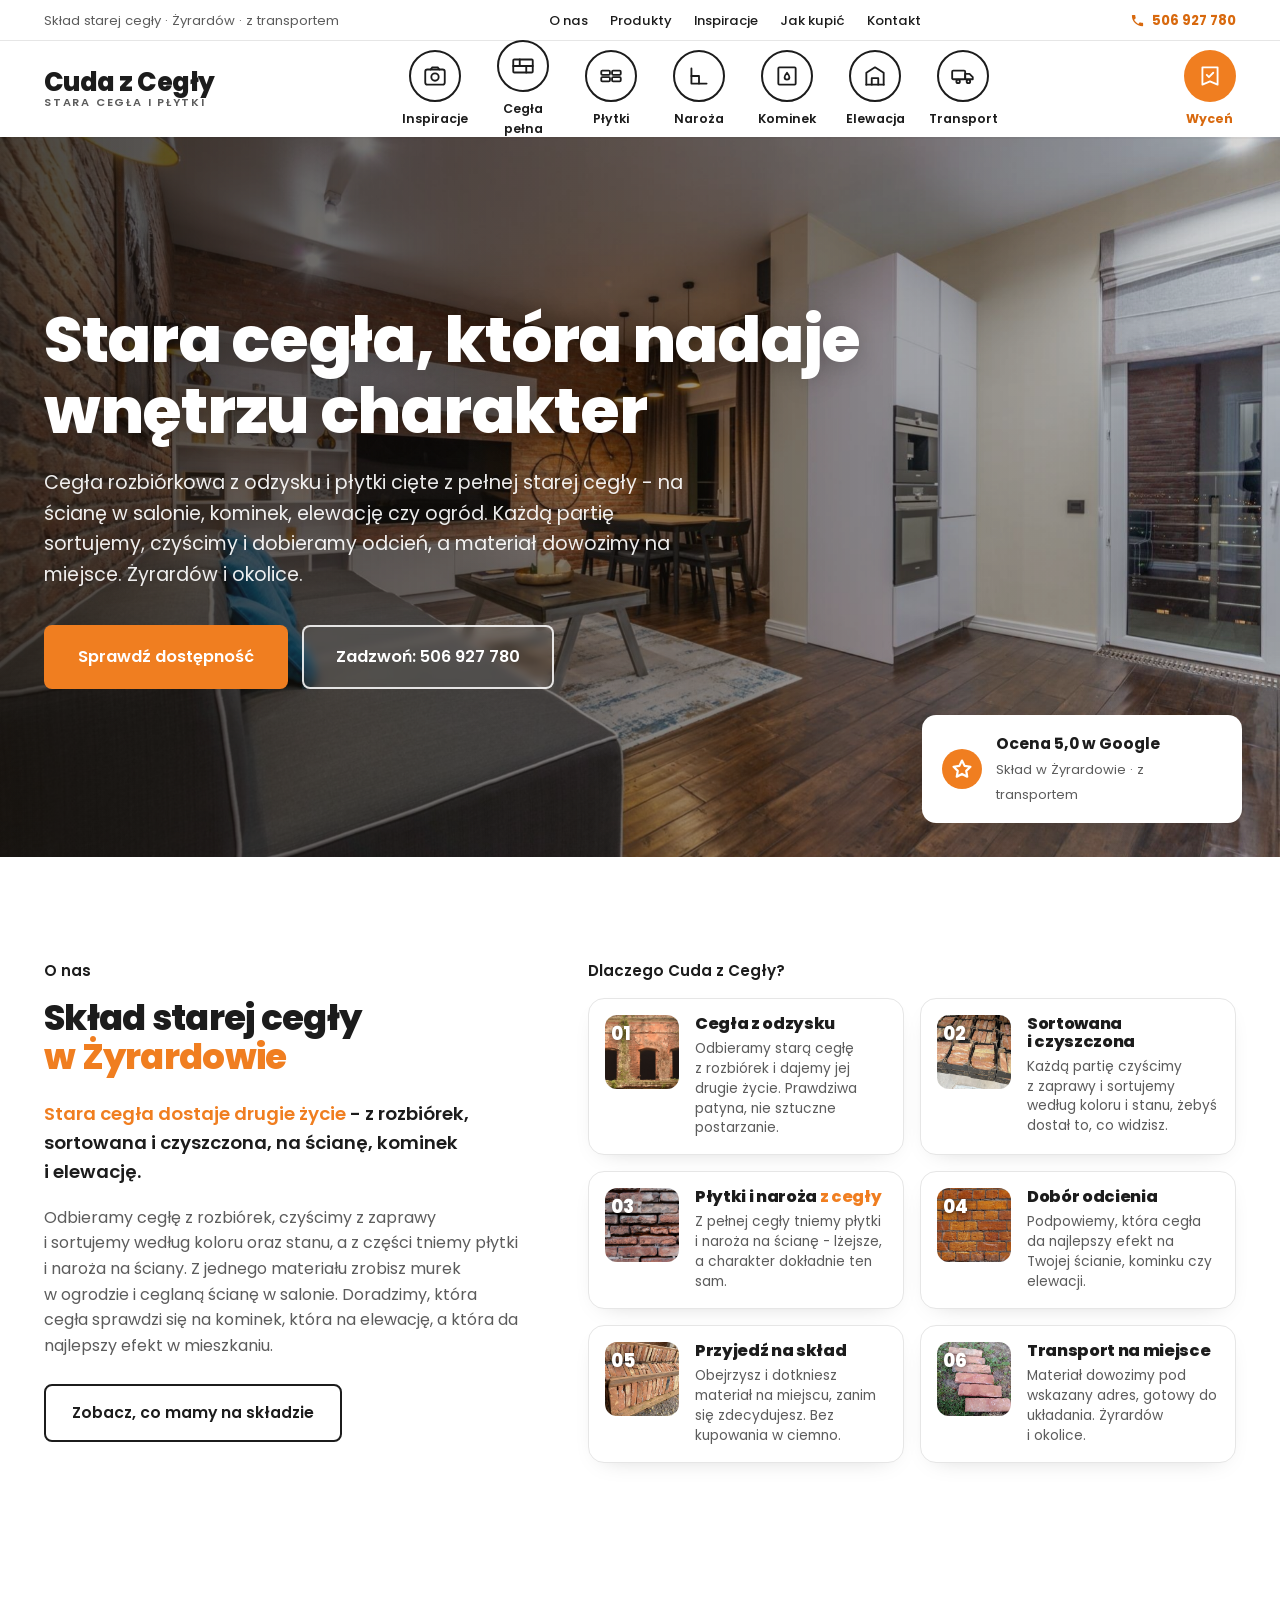
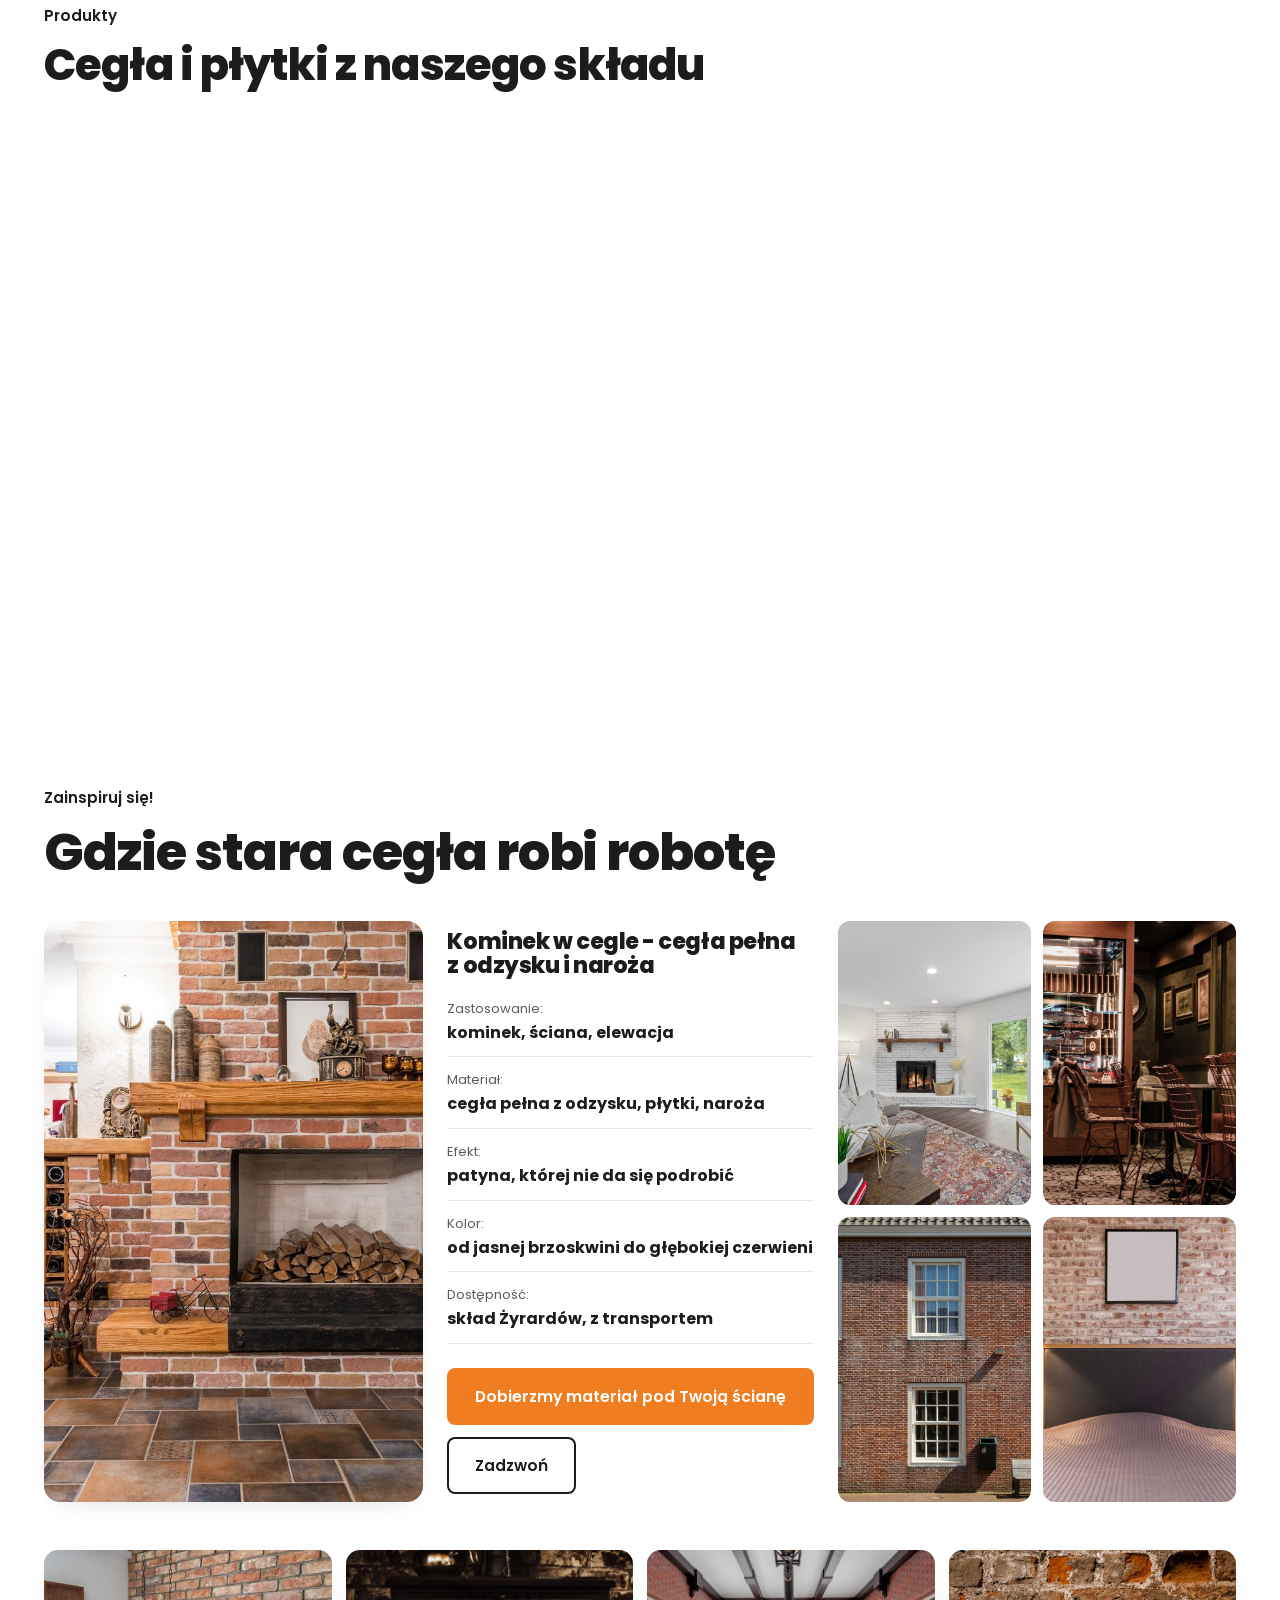
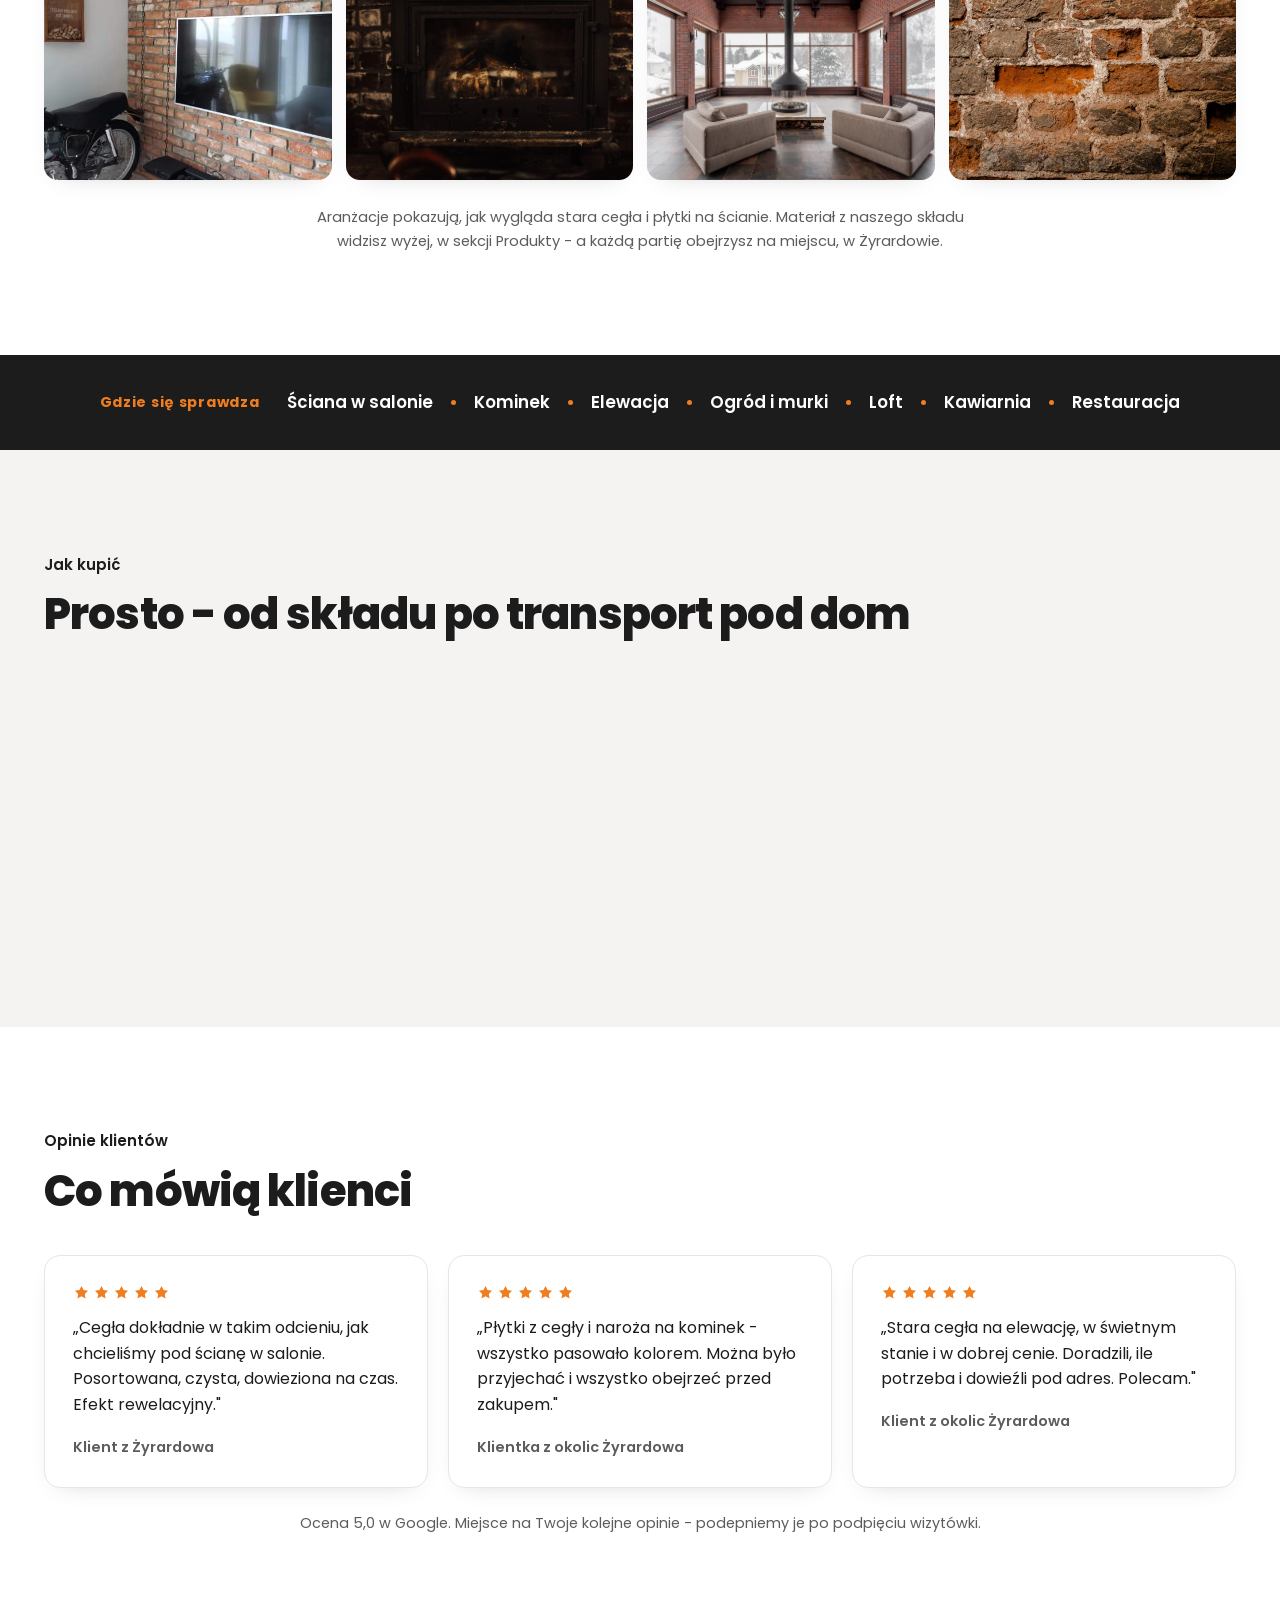
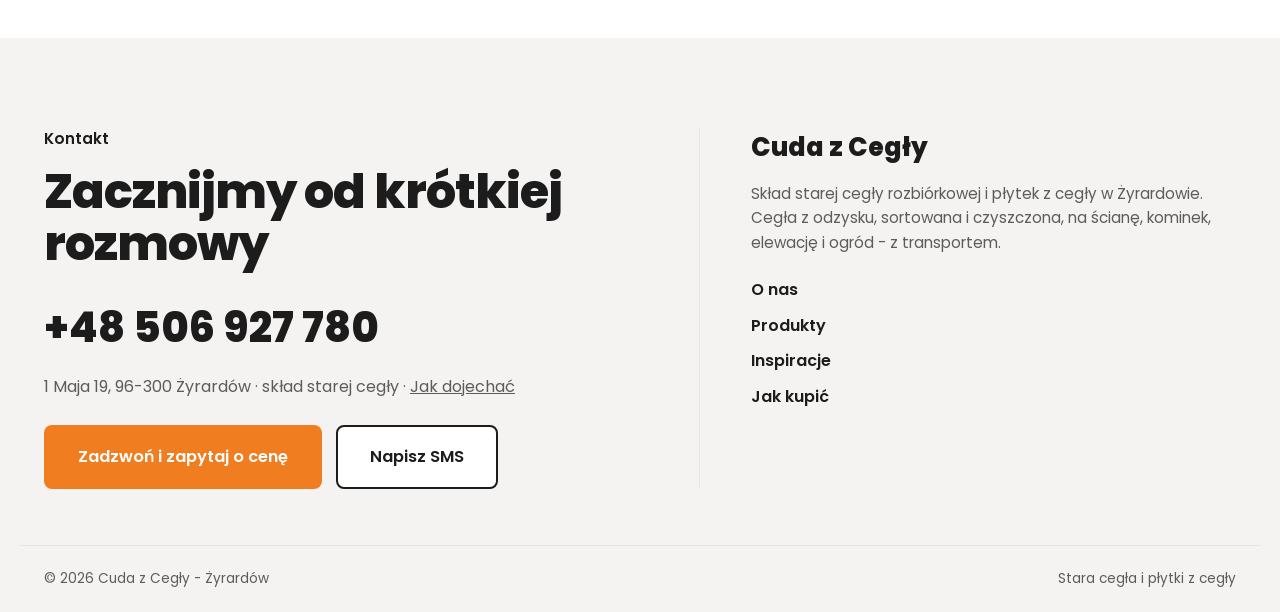
<file: index.html>
<!DOCTYPE html>
<html lang="pl">
<head>
<meta charset="UTF-8">
<meta name="viewport" content="width=device-width, initial-scale=1.0">
<title>Cuda z Cegły - stara cegła rozbiórkowa i płytki z cegły | Żyrardów</title>
<meta name="description" content="Cuda z Cegły w Żyrardowie - skład starej cegły rozbiórkowej i płytek z cegły na ściany. Cegła pełna z odzysku, płytki i naroża w wielu odcieniach, sortowane i czyszczone, z transportem. Zadzwoń: 506 927 780.">
<meta name="theme-color" content="#F07E20">
<link rel="preconnect" href="https://fonts.googleapis.com">
<link rel="preconnect" href="https://fonts.gstatic.com" crossorigin>
<link href="https://fonts.googleapis.com/css2?family=Poppins:wght@400;500;600;700;800&display=swap" rel="stylesheet">
<link rel="stylesheet" href="assets/styles.css">
</head>
<body>

<!-- ============ HEADER ============ -->
<header class="hdr" id="hdr">
  <div class="util">
    <div class="wrap util-inner">
      <span class="util-left">Skład starej cegły · Żyrardów · z transportem</span>
      <nav class="util-menu">
        <a href="#onas">O nas</a>
        <a href="#produkty">Produkty</a>
        <a href="#realizacje">Inspiracje</a>
        <a href="#proces">Jak kupić</a>
        <a href="#kontakt">Kontakt</a>
      </nav>
      <a href="tel:+48506927780" class="util-phone">
        <span class="util-phone-ic"><svg viewBox="0 0 24 24" fill="currentColor"><path d="M6.6 10.8c1.4 2.8 3.8 5.1 6.6 6.6l2.2-2.2c.3-.3.7-.4 1-.2 1.1.4 2.3.6 3.6.6.6 0 1 .4 1 1V20c0 .6-.4 1-1 1C10.5 21 3 13.5 3 4c0-.6.4-1 1-1h3.5c.6 0 1 .4 1 1 0 1.2.2 2.4.6 3.6.1.4 0 .8-.3 1l-2.2 2.2z"/></svg></span>
        506&nbsp;927&nbsp;780
      </a>
    </div>
  </div>
  <div class="wrap main-nav">
    <a class="logo" href="#top">
      <span class="lg-name">Cuda z Cegły</span>
      <span class="lg-sub">Stara cegła i płytki</span>
    </a>
    <nav class="cats" id="cats">
      <a href="#realizacje" class="cat">
        <span class="cat-ic"><svg viewBox="0 0 24 24"><rect x="3" y="6" width="18" height="14" rx="2"/><circle cx="12" cy="13" r="3.4"/><path d="M8 6l1.5-2h5L16 6"/></svg></span>
        <span class="cat-t">Inspiracje</span>
      </a>
      <a href="#produkty" class="cat">
        <span class="cat-ic"><svg viewBox="0 0 24 24"><rect x="3" y="6" width="18" height="12" rx="1"/><path d="M3 12h18"/><path d="M9 6v6"/><path d="M15 12v6"/></svg></span>
        <span class="cat-t">Cegła pełna</span>
      </a>
      <a href="#produkty" class="cat">
        <span class="cat-ic"><svg viewBox="0 0 24 24"><rect x="3" y="7" width="8" height="4" rx="1"/><rect x="13" y="7" width="8" height="4" rx="1"/><rect x="3" y="13" width="8" height="4" rx="1"/><rect x="13" y="13" width="8" height="4" rx="1"/></svg></span>
        <span class="cat-t">Płytki</span>
      </a>
      <a href="#produkty" class="cat">
        <span class="cat-ic"><svg viewBox="0 0 24 24"><path d="M5 5v14h14"/><path d="M5 12h7v7"/></svg></span>
        <span class="cat-t">Naroża</span>
      </a>
      <a href="#realizacje" class="cat">
        <span class="cat-ic"><svg viewBox="0 0 24 24"><rect x="4" y="4" width="16" height="16" rx="1"/><path d="M12 9c1.6 2 2.2 3.1 2.2 4.2a2.2 2.2 0 1 1-4.4 0C9.8 12 10.4 11 12 9z"/></svg></span>
        <span class="cat-t">Kominek</span>
      </a>
      <a href="#realizacje" class="cat">
        <span class="cat-ic"><svg viewBox="0 0 24 24"><path d="M4 20V9l8-5 8 5v11"/><path d="M4 20h16"/><path d="M9 20v-6h6v6"/></svg></span>
        <span class="cat-t">Elewacja</span>
      </a>
      <a href="#kontakt" class="cat">
        <span class="cat-ic"><svg viewBox="0 0 24 24"><rect x="2" y="7" width="12" height="8" rx="1"/><path d="M14 10h4l3 3v2h-7z"/><circle cx="7.5" cy="17" r="1.6"/><circle cx="17" cy="17" r="1.6"/></svg></span>
        <span class="cat-t">Transport</span>
      </a>
    </nav>
    <a href="#kontakt" class="search">
      <span class="search-ic"><svg viewBox="0 0 24 24"><path d="M9 11l2 2 4-4M5 4h14v16l-7-3-7 3z"/></svg></span>
      <span class="search-t">Wyceń</span>
    </a>
    <button class="burger" id="burger" aria-label="Menu"><span></span><span></span><span></span></button>
  </div>
  <nav class="drawer" id="drawer">
    <a href="#onas">O nas</a>
    <a href="#produkty">Produkty</a>
    <a href="#realizacje">Inspiracje</a>
    <a href="#proces">Jak kupić</a>
    <a href="#kontakt">Kontakt</a>
    <a href="tel:+48506927780" class="btn btn-accent">Zadzwoń: 506 927 780</a>
  </nav>
</header>

<a id="top"></a>

<!-- ============ HERO ============ -->
<section class="hero">
  <div class="hero-bg">
    <img src="img/hero.jpg" alt="Ceglana ściana w salonie ze starej cegły - efekt z materiału ze składu Cuda z Cegły">
    <div class="hero-scrim"></div>
  </div>
  <div class="wrap hero-inner">
    <h1 class="reveal">Stara cegła, która nadaje wnętrzu charakter</h1>
    <p class="hero-sub reveal">Cegła rozbiórkowa z&nbsp;odzysku i&nbsp;płytki cięte z&nbsp;pełnej starej cegły - na ścianę w&nbsp;salonie, kominek, elewację czy ogród. Każdą partię sortujemy, czyścimy i&nbsp;dobieramy odcień, a&nbsp;materiał dowozimy na miejsce. Żyrardów i&nbsp;okolice.</p>
    <div class="hero-btns reveal">
      <a href="#kontakt" class="btn btn-accent btn-lg">Sprawdź dostępność</a>
      <a href="tel:+48506927780" class="btn btn-hero-ghost btn-lg">Zadzwoń: 506&nbsp;927&nbsp;780</a>
    </div>
  </div>
  <div class="hero-badge reveal">
    <span class="hb-ic"><svg viewBox="0 0 24 24" fill="#fff" stroke="none"><path d="M12 2.8l2.85 5.8 6.4.93-4.63 4.5 1.1 6.37L12 17.4l-5.72 3 1.1-6.37L2.75 9.53l6.4-.93L12 2.8Z"/></svg></span>
    <div>
      <strong>Ocena 5,0 w&nbsp;Google</strong>
      <span>Skład w Żyrardowie · z transportem</span>
    </div>
  </div>
</section>

<!-- ============ O NAS + DLACZEGO MY ============ -->
<section class="about-why" id="onas">
  <div class="wrap aw-grid">
    <div class="aw-left reveal">
      <span class="label">O nas</span>
      <h2>Skład starej cegły <span class="hl">w&nbsp;Żyrardowie</span></h2>
      <p class="claim"><span class="hl">Stara cegła dostaje drugie życie</span> - z&nbsp;rozbiórek, sortowana i&nbsp;czyszczona, na ścianę, kominek i&nbsp;elewację.</p>
      <p class="aw-p">Odbieramy cegłę z&nbsp;rozbiórek, czyścimy z&nbsp;zaprawy i&nbsp;sortujemy według koloru oraz stanu, a&nbsp;z&nbsp;części tniemy płytki i&nbsp;naroża na ściany. Z&nbsp;jednego materiału zrobisz murek w&nbsp;ogrodzie i&nbsp;ceglaną ścianę w&nbsp;salonie. Doradzimy, która cegła sprawdzi się na kominek, która na elewację, a&nbsp;która da najlepszy efekt w&nbsp;mieszkaniu.</p>
      <a href="#produkty" class="btn btn-outline">Zobacz, co mamy na składzie</a>
    </div>
    <div class="aw-right">
      <span class="label reveal">Dlaczego Cuda z&nbsp;Cegły?</span>
      <div class="why-grid">
        <article class="why reveal"><div class="why-thumb"><img src="img/a5.jpg" alt="" loading="lazy"><span class="why-n">01</span></div><div class="why-tx"><h3>Cegła z&nbsp;odzysku</h3><p>Odbieramy starą cegłę z&nbsp;rozbiórek i&nbsp;dajemy jej drugie życie. Prawdziwa patyna, nie sztuczne postarzanie.</p></div></article>
        <article class="why reveal"><div class="why-thumb"><img src="img/g2.jpg" alt="" loading="lazy"><span class="why-n">02</span></div><div class="why-tx"><h3>Sortowana i&nbsp;czyszczona</h3><p>Każdą partię czyścimy z&nbsp;zaprawy i&nbsp;sortujemy według koloru i&nbsp;stanu, żebyś dostał to, co widzisz.</p></div></article>
        <article class="why reveal"><div class="why-thumb"><img src="img/a6.jpg" alt="" loading="lazy"><span class="why-n">03</span></div><div class="why-tx"><h3>Płytki i&nbsp;naroża <span class="hl">z&nbsp;cegły</span></h3><p>Z&nbsp;pełnej cegły tniemy płytki i&nbsp;naroża na ścianę - lżejsze, a&nbsp;charakter dokładnie ten sam.</p></div></article>
        <article class="why reveal"><div class="why-thumb"><img src="img/a7.jpg" alt="" loading="lazy"><span class="why-n">04</span></div><div class="why-tx"><h3>Dobór odcienia</h3><p>Podpowiemy, która cegła da najlepszy efekt na Twojej ścianie, kominku czy elewacji.</p></div></article>
        <article class="why reveal"><div class="why-thumb"><img src="img/about.jpg" alt="" loading="lazy"><span class="why-n">05</span></div><div class="why-tx"><h3>Przyjedź na&nbsp;skład</h3><p>Obejrzysz i&nbsp;dotkniesz materiał na miejscu, zanim się zdecydujesz. Bez kupowania w&nbsp;ciemno.</p></div></article>
        <article class="why reveal"><div class="why-thumb"><img src="img/g4.jpg" alt="" loading="lazy"><span class="why-n">06</span></div><div class="why-tx"><h3>Transport na&nbsp;miejsce</h3><p>Materiał dowozimy pod wskazany adres, gotowy do układania. Żyrardów i&nbsp;okolice.</p></div></article>
      </div>
    </div>
  </div>
</section>

<!-- ============ KATEGORIE / KAFLE ============ -->
<section class="tiles-sec">
  <div class="wrap">
    <span class="label">Produkty</span>
    <h2 class="tiles-h">Cegła i&nbsp;płytki z&nbsp;naszego składu</h2>
  </div>
  <div class="tiles" id="produkty">
    <a href="#kontakt" class="tile reveal"><img src="img/g5.jpg" alt="Cegła rozbiórkowa pełna na palecie - skład Żyrardów" loading="lazy"><span class="tile-scrim"></span><span class="tile-t">Cegła rozbiórkowa</span><span class="tile-arr"><svg viewBox="0 0 24 24"><path d="M7 7h10v10"/><path d="M7 17L17 7"/></svg></span></a>
    <a href="#kontakt" class="tile reveal"><img src="img/g1.jpg" alt="Płytki cięte ze starej cegły pełnej" loading="lazy"><span class="tile-scrim"></span><span class="tile-t">Płytki z&nbsp;cegły</span><span class="tile-arr"><svg viewBox="0 0 24 24"><path d="M7 7h10v10"/><path d="M7 17L17 7"/></svg></span></a>
    <a href="#kontakt" class="tile reveal"><img src="img/g3.jpg" alt="Naroża z cegły rozbiórkowej" loading="lazy"><span class="tile-scrim"></span><span class="tile-t">Naroża</span><span class="tile-arr"><svg viewBox="0 0 24 24"><path d="M7 7h10v10"/><path d="M7 17L17 7"/></svg></span></a>
    <a href="#realizacje" class="tile reveal"><img src="img/g7.jpg" alt="Ściana ze starej cegły rozbiórkowej we wnętrzu" loading="lazy"><span class="tile-scrim"></span><span class="tile-t">Ściana z&nbsp;cegły</span><span class="tile-arr"><svg viewBox="0 0 24 24"><path d="M7 7h10v10"/><path d="M7 17L17 7"/></svg></span></a>
    <a href="#kontakt" class="tile reveal"><img src="img/a4.jpg" alt="Mur i elewacja ze starej cegły" loading="lazy"><span class="tile-scrim"></span><span class="tile-t">Elewacja i&nbsp;ogród</span><span class="tile-arr"><svg viewBox="0 0 24 24"><path d="M7 7h10v10"/><path d="M7 17L17 7"/></svg></span></a>
    <a href="#kontakt" class="tile reveal"><img src="img/g8.jpg" alt="Odcienie starej cegły - detal" loading="lazy"><span class="tile-scrim"></span><span class="tile-t">Odcienie cegły</span><span class="tile-arr"><svg viewBox="0 0 24 24"><path d="M7 7h10v10"/><path d="M7 17L17 7"/></svg></span></a>
  </div>
</section>

<!-- ============ INSPIRACJE ============ -->
<section class="insp" id="realizacje">
  <div class="wrap">
    <span class="label">Zainspiruj się!</span>
    <h2 class="insp-h">Gdzie stara cegła robi robotę</h2>
    <div class="realiz reveal">
      <div class="realiz-main"><img src="img/a2.jpg" alt="Kominek obłożony starą cegłą rozbiórkową" loading="lazy"></div>
      <div class="realiz-info">
        <h3>Kominek w&nbsp;cegle - cegła pełna z&nbsp;odzysku i&nbsp;naroża</h3>
        <ul class="specs">
          <li><span>Zastosowanie:</span><strong>kominek, ściana, elewacja</strong></li>
          <li><span>Materiał:</span><strong>cegła pełna z odzysku, płytki, naroża</strong></li>
          <li><span>Efekt:</span><strong>patyna, której nie da się podrobić</strong></li>
          <li><span>Kolor:</span><strong>od jasnej brzoskwini do głębokiej czerwieni</strong></li>
          <li><span>Dostępność:</span><strong>skład Żyrardów, z transportem</strong></li>
        </ul>
        <div class="realiz-btns">
          <a href="#kontakt" class="btn btn-accent">Dobierzmy materiał pod Twoją ścianę</a>
          <a href="tel:+48506927780" class="btn btn-outline">Zadzwoń</a>
        </div>
      </div>
      <div class="realiz-grid">
        <img src="img/a10.jpg" alt="Jasny salon z kominkiem z cegły" loading="lazy">
        <img src="img/a3.jpg" alt="Ceglana ściana w lokalu gastronomicznym" loading="lazy">
        <img src="img/a8.jpg" alt="Elewacja z cegły licowej" loading="lazy">
        <img src="img/a1.jpg" alt="Ceglana ściana w pokoju z płytek ciętych z cegły" loading="lazy">
      </div>
    </div>
    <div class="gallery">
      <figure class="reveal"><img src="img/g6.jpg" alt="Ceglana ściana w salonie u klienta - materiał z naszego składu" loading="lazy"><figcaption>Realizacja u&nbsp;klienta</figcaption></figure>
      <figure class="reveal"><img src="img/a9.jpg" alt="Wkład kominkowy w obudowie z cegły" loading="lazy"><figcaption>Kominek w&nbsp;cegle</figcaption></figure>
      <figure class="reveal"><img src="img/a12.jpg" alt="Przestrzeń dzienna z ceglanym kominem" loading="lazy"><figcaption>Przestrzeń dzienna</figcaption></figure>
      <figure class="reveal"><img src="img/a11.jpg" alt="Stary mur z cegły rozbiórkowej z bliska" loading="lazy"><figcaption>Stary mur z&nbsp;bliska</figcaption></figure>
    </div>
    <p class="gallery-note">Aranżacje pokazują, jak wygląda stara cegła i&nbsp;płytki na ścianie. Materiał z&nbsp;naszego składu widzisz wyżej, w&nbsp;sekcji Produkty - a&nbsp;każdą partię obejrzysz na miejscu, w&nbsp;Żyrardowie.</p>
  </div>
</section>

<!-- ============ ZASTOSOWANIA BAND ============ -->
<section class="materials">
  <div class="wrap mat-inner">
    <span class="mat-label">Gdzie się sprawdza</span>
    <div class="mat-list">
      <span>Ściana w salonie</span><i></i><span>Kominek</span><i></i><span>Elewacja</span><i></i><span>Ogród i murki</span><i></i><span>Loft</span><i></i><span>Kawiarnia</span><i></i><span>Restauracja</span>
    </div>
  </div>
</section>

<!-- ============ PROCES ============ -->
<section class="proces" id="proces">
  <div class="wrap">
    <span class="label">Jak kupić</span>
    <h2 class="proces-h">Prosto - od składu po transport pod dom</h2>
    <div class="steps">
      <div class="step reveal"><span class="step-n">01</span><h3>Przyjedź lub&nbsp;zadzwoń</h3><p>Obejrzysz materiał na składzie albo opowiesz przez telefon, co planujesz. Powiemy, co się sprawdzi.</p></div>
      <div class="step reveal"><span class="step-n">02</span><h3>Dobór i&nbsp;wycena</h3><p>Dobieramy odcień i&nbsp;ilość pod Twój projekt - ścianę, kominek czy elewację - i&nbsp;podajemy jasną cenę.</p></div>
      <div class="step reveal"><span class="step-n">03</span><h3>Transport na&nbsp;miejsce</h3><p>Dowozimy pod wskazany adres, posortowane i&nbsp;gotowe do układania.</p></div>
    </div>
  </div>
</section>

<!-- ============ OPINIE ============ -->
<section class="opinie">
  <div class="wrap">
    <span class="label">Opinie klientów</span>
    <h2 class="opinie-h">Co mówią klienci</h2>
    <div class="ops">
      <blockquote class="op reveal"><div class="stars" aria-label="5 na 5"><svg viewBox="0 0 24 24"><path d="M12 2.8l2.85 5.8 6.4.93-4.63 4.5 1.1 6.37L12 17.4l-5.72 3 1.1-6.37L2.75 9.53l6.4-.93L12 2.8Z"/></svg><svg viewBox="0 0 24 24"><path d="M12 2.8l2.85 5.8 6.4.93-4.63 4.5 1.1 6.37L12 17.4l-5.72 3 1.1-6.37L2.75 9.53l6.4-.93L12 2.8Z"/></svg><svg viewBox="0 0 24 24"><path d="M12 2.8l2.85 5.8 6.4.93-4.63 4.5 1.1 6.37L12 17.4l-5.72 3 1.1-6.37L2.75 9.53l6.4-.93L12 2.8Z"/></svg><svg viewBox="0 0 24 24"><path d="M12 2.8l2.85 5.8 6.4.93-4.63 4.5 1.1 6.37L12 17.4l-5.72 3 1.1-6.37L2.75 9.53l6.4-.93L12 2.8Z"/></svg><svg viewBox="0 0 24 24"><path d="M12 2.8l2.85 5.8 6.4.93-4.63 4.5 1.1 6.37L12 17.4l-5.72 3 1.1-6.37L2.75 9.53l6.4-.93L12 2.8Z"/></svg></div><p>„Cegła dokładnie w&nbsp;takim odcieniu, jak chcieliśmy pod ścianę w&nbsp;salonie. Posortowana, czysta, dowieziona na czas. Efekt rewelacyjny."</p><cite>Klient z&nbsp;Żyrardowa</cite></blockquote>
      <blockquote class="op reveal"><div class="stars" aria-label="5 na 5"><svg viewBox="0 0 24 24"><path d="M12 2.8l2.85 5.8 6.4.93-4.63 4.5 1.1 6.37L12 17.4l-5.72 3 1.1-6.37L2.75 9.53l6.4-.93L12 2.8Z"/></svg><svg viewBox="0 0 24 24"><path d="M12 2.8l2.85 5.8 6.4.93-4.63 4.5 1.1 6.37L12 17.4l-5.72 3 1.1-6.37L2.75 9.53l6.4-.93L12 2.8Z"/></svg><svg viewBox="0 0 24 24"><path d="M12 2.8l2.85 5.8 6.4.93-4.63 4.5 1.1 6.37L12 17.4l-5.72 3 1.1-6.37L2.75 9.53l6.4-.93L12 2.8Z"/></svg><svg viewBox="0 0 24 24"><path d="M12 2.8l2.85 5.8 6.4.93-4.63 4.5 1.1 6.37L12 17.4l-5.72 3 1.1-6.37L2.75 9.53l6.4-.93L12 2.8Z"/></svg><svg viewBox="0 0 24 24"><path d="M12 2.8l2.85 5.8 6.4.93-4.63 4.5 1.1 6.37L12 17.4l-5.72 3 1.1-6.37L2.75 9.53l6.4-.93L12 2.8Z"/></svg></div><p>„Płytki z&nbsp;cegły i&nbsp;naroża na kominek - wszystko pasowało kolorem. Można było przyjechać i&nbsp;wszystko obejrzeć przed zakupem."</p><cite>Klientka z&nbsp;okolic Żyrardowa</cite></blockquote>
      <blockquote class="op reveal"><div class="stars" aria-label="5 na 5"><svg viewBox="0 0 24 24"><path d="M12 2.8l2.85 5.8 6.4.93-4.63 4.5 1.1 6.37L12 17.4l-5.72 3 1.1-6.37L2.75 9.53l6.4-.93L12 2.8Z"/></svg><svg viewBox="0 0 24 24"><path d="M12 2.8l2.85 5.8 6.4.93-4.63 4.5 1.1 6.37L12 17.4l-5.72 3 1.1-6.37L2.75 9.53l6.4-.93L12 2.8Z"/></svg><svg viewBox="0 0 24 24"><path d="M12 2.8l2.85 5.8 6.4.93-4.63 4.5 1.1 6.37L12 17.4l-5.72 3 1.1-6.37L2.75 9.53l6.4-.93L12 2.8Z"/></svg><svg viewBox="0 0 24 24"><path d="M12 2.8l2.85 5.8 6.4.93-4.63 4.5 1.1 6.37L12 17.4l-5.72 3 1.1-6.37L2.75 9.53l6.4-.93L12 2.8Z"/></svg><svg viewBox="0 0 24 24"><path d="M12 2.8l2.85 5.8 6.4.93-4.63 4.5 1.1 6.37L12 17.4l-5.72 3 1.1-6.37L2.75 9.53l6.4-.93L12 2.8Z"/></svg></div><p>„Stara cegła na elewację, w&nbsp;świetnym stanie i&nbsp;w&nbsp;dobrej cenie. Doradzili, ile potrzeba i&nbsp;dowieźli pod adres. Polecam."</p><cite>Klient z&nbsp;okolic Żyrardowa</cite></blockquote>
    </div>
    <p class="op-note">Ocena 5,0 w&nbsp;Google. Miejsce na Twoje kolejne opinie - podepniemy je po podpięciu wizytówki.</p>
  </div>
</section>

<!-- ============ KONTAKT / STOPKA ============ -->
<section class="foot" id="kontakt">
  <div class="wrap foot-top">
    <div class="foot-contact">
      <span class="label label-dark">Kontakt</span>
      <h2>Zacznijmy od krótkiej rozmowy</h2>
      <a href="tel:+48506927780" class="foot-phone">+48 506 927 780</a>
      <p class="foot-adr">1 Maja 19, 96-300 Żyrardów · skład starej cegły · <a href="https://www.google.com/maps?cid=6894654495016075933" target="_blank" rel="noopener" style="color:inherit;text-decoration:underline">Jak dojechać</a></p>
      <div class="foot-btns">
        <a href="tel:+48506927780" class="btn btn-accent btn-lg">Zadzwoń i&nbsp;zapytaj o&nbsp;cenę</a>
        <a href="sms:+48506927780" class="btn btn-outline btn-lg">Napisz SMS</a>
      </div>
    </div>
    <div class="foot-side">
      <div class="foot-logo">Cuda z&nbsp;Cegły</div>
      <p>Skład starej cegły rozbiórkowej i&nbsp;płytek z&nbsp;cegły w&nbsp;Żyrardowie. Cegła z&nbsp;odzysku, sortowana i&nbsp;czyszczona, na ścianę, kominek, elewację i&nbsp;ogród - z&nbsp;transportem.</p>
      <div class="foot-links">
        <a href="#onas">O nas</a>
        <a href="#produkty">Produkty</a>
        <a href="#realizacje">Inspiracje</a>
        <a href="#proces">Jak kupić</a>
      </div>
    </div>
  </div>
  <div class="wrap foot-bot">
    <span>© 2026 Cuda z Cegły - Żyrardów</span>
    <span>Stara cegła i&nbsp;płytki z&nbsp;cegły</span>
  </div>
</section>

<a href="tel:+48506927780" class="fab" aria-label="Zadzwoń">
  <svg viewBox="0 0 24 24" fill="currentColor"><path d="M6.6 10.8c1.4 2.8 3.8 5.1 6.6 6.6l2.2-2.2c.3-.3.7-.4 1-.2 1.1.4 2.3.6 3.6.6.6 0 1 .4 1 1V20c0 .6-.4 1-1 1C10.5 21 3 13.5 3 4c0-.6.4-1 1-1h3.5c.6 0 1 .4 1 1 0 1.2.2 2.4.6 3.6.1.4 0 .8-.3 1l-2.2 2.2z"/></svg>
</a>

<script src="assets/main.js"></script>
</body>
</html>
</file>
<file: assets/styles.css>
/* ===== CUDA Z CEGŁY - skład starej cegły (restyle premium one-pager) ===== */
:root{
  --accent:#F07E20;
  --accent-dark:#D8690E;
  --ink:#1C1C1C;
  --muted:#5C5C5C;
  --line:#E6E6E6;
  --bg:#FFFFFF;
  --soft:#F4F3F1;
  --shadow:0 20px 50px -28px rgba(0,0,0,.28);
  --shadow-sm:0 8px 24px -16px rgba(0,0,0,.25);
  --wrap:1240px;
  --font:"Poppins",system-ui,-apple-system,sans-serif;
}
*{box-sizing:border-box;margin:0;padding:0}
html{scroll-behavior:smooth}
body{font-family:var(--font);color:var(--ink);background:var(--bg);line-height:1.6;-webkit-font-smoothing:antialiased;overflow-x:hidden}
img{max-width:100%;display:block}
a{color:inherit;text-decoration:none}
.wrap{width:100%;max-width:var(--wrap);margin:0 auto;padding:0 24px}
h1,h2,h3{line-height:1.1;letter-spacing:-.02em;font-weight:800}
h2{font-size:clamp(1.9rem,3.8vw,3rem)}
.hl{color:var(--accent)}
.label{display:block;font-size:.95rem;font-weight:600;color:var(--ink);margin-bottom:14px}
.label-dark{color:var(--ink)}

/* buttons */
.btn{display:inline-flex;align-items:center;justify-content:center;gap:.5em;font-weight:600;font-size:.98rem;padding:14px 26px;border-radius:8px;border:2px solid transparent;cursor:pointer;transition:background .2s,color .2s,border-color .2s,transform .2s;white-space:nowrap}
.btn-lg{padding:17px 32px;font-size:1.02rem}
.btn-accent{background:var(--accent);color:#fff}
.btn-accent:hover{background:var(--accent-dark);transform:translateY(-2px)}
.btn-outline{background:#fff;color:var(--ink);border-color:var(--ink)}
.btn-outline:hover{background:var(--ink);color:#fff}
.btn-hero-ghost{background:rgba(255,255,255,.08);color:#fff;border-color:rgba(255,255,255,.85);backdrop-filter:blur(4px)}
.btn-hero-ghost:hover{background:#fff;color:var(--ink)}

/* ===== HEADER ===== */
.hdr{position:sticky;top:0;z-index:80;background:#fff;box-shadow:0 2px 0 rgba(0,0,0,.03)}
.hdr.scrolled{box-shadow:0 6px 22px -16px rgba(0,0,0,.4)}
.util{border-bottom:1px solid var(--line);font-size:.82rem}
.util-inner{display:flex;align-items:center;justify-content:space-between;height:40px}
.util-left{color:var(--muted)}
.util-menu{display:flex;gap:22px}
.util-menu a{color:var(--ink);font-weight:500;transition:color .2s}
.util-menu a:hover{color:var(--accent)}
.util-phone{display:inline-flex;align-items:center;gap:7px;font-weight:700;color:var(--accent-dark)}
.util-phone-ic{display:inline-flex;width:15px;height:15px}
.util-phone-ic svg{width:15px;height:15px}
.main-nav{display:flex;align-items:center;gap:20px;height:96px}
.logo{display:flex;flex-direction:column;line-height:1.02}
.logo .lg-name{font-size:1.6rem;font-weight:800;letter-spacing:-.02em}
.logo .lg-sub{font-size:.7rem;font-weight:600;color:var(--muted);text-transform:uppercase;letter-spacing:.16em;margin-top:2px}
.cats{display:flex;align-items:center;gap:6px;margin-inline:auto}
.cat{display:flex;flex-direction:column;align-items:center;gap:7px;width:82px;padding:6px 2px;border-radius:10px;transition:background .2s}
.cat:hover{background:var(--soft)}
.cat-ic{width:52px;height:52px;border:2px solid var(--ink);border-radius:50%;display:flex;align-items:center;justify-content:center;transition:border-color .2s,background .2s}
.cat-ic svg{width:26px;height:26px;fill:none;stroke:var(--ink);stroke-width:1.7;stroke-linecap:round;stroke-linejoin:round;transition:stroke .2s}
.cat:hover .cat-ic{border-color:var(--accent);background:#fff}
.cat:hover .cat-ic svg{stroke:var(--accent)}
.cat-t{font-size:.78rem;font-weight:600;color:var(--ink);text-align:center}
.search{display:flex;flex-direction:column;align-items:center;gap:7px}
.search-ic{width:52px;height:52px;border-radius:50%;background:var(--accent);display:flex;align-items:center;justify-content:center;transition:background .2s}
.search-ic svg{width:26px;height:26px;fill:none;stroke:#fff;stroke-width:1.7;stroke-linecap:round;stroke-linejoin:round}
.search:hover .search-ic{background:var(--accent-dark)}
.search-t{font-size:.78rem;font-weight:700;color:var(--accent-dark)}
.burger{display:none;flex-direction:column;gap:5px;background:none;border:0;cursor:pointer;padding:8px}
.burger span{width:26px;height:2.5px;background:var(--ink);border-radius:2px;transition:.3s}
.drawer{display:none;flex-direction:column;gap:4px;padding:12px 24px 22px;border-top:1px solid var(--line)}
.drawer a{padding:12px 6px;font-weight:600;border-bottom:1px solid var(--line)}
.drawer a.btn{border:2px solid var(--accent);text-align:center;margin-top:10px}

/* ===== HERO ===== */
.hero{position:relative;min-height:min(82vh,720px);min-height:min(82svh,720px);display:flex;align-items:center;color:#fff;overflow:hidden}
.hero-bg{position:absolute;inset:0}
.hero-bg img{width:100%;height:100%;object-fit:cover;object-position:38% center;transform:scale(1.05);animation:hz 10s ease-out forwards}
@keyframes hz{to{transform:scale(1)}}
.hero-scrim{position:absolute;inset:0;background:linear-gradient(90deg,rgba(20,16,12,.78),rgba(20,16,12,.42) 55%,rgba(20,16,12,.15))}
.hero-inner{position:relative;z-index:2;padding-block:60px}
.hero h1{font-size:clamp(2.3rem,5.2vw,4rem);max-width:960px;text-shadow:0 2px 26px rgba(0,0,0,.28)}
.hero-sub{margin-top:22px;max-width:640px;font-size:clamp(1.02rem,1.5vw,1.22rem);color:rgba(255,255,255,.92)}
.hero-btns{display:flex;flex-wrap:wrap;gap:14px;margin-top:34px}
.hero-badge{position:absolute;right:38px;bottom:34px;z-index:3;display:flex;align-items:center;gap:14px;background:#fff;color:var(--ink);border-radius:14px;padding:16px 20px;box-shadow:var(--shadow);max-width:320px}
.hb-ic{flex-shrink:0;width:40px;height:40px;border-radius:50%;background:var(--accent);display:flex;align-items:center;justify-content:center}
.hb-ic svg{width:22px;height:22px;fill:none;stroke:#fff;stroke-width:2.4;stroke-linecap:round;stroke-linejoin:round}
.hero-badge strong{display:block;font-size:.98rem}
.hero-badge span{font-size:.82rem;color:var(--muted);line-height:1.35}

/* ===== O NAS + DLACZEGO MY ===== */
.about-why{padding-block:clamp(64px,8vw,110px)}
.aw-grid{display:grid;grid-template-columns:1fr 1.35fr;gap:clamp(36px,5vw,72px);align-items:start}
.aw-left h2{font-size:clamp(1.7rem,2.8vw,2.5rem);margin-bottom:22px}
.aw-left .claim{font-size:1.15rem;font-weight:600;margin-bottom:18px}
.aw-p{color:var(--muted);margin-bottom:26px}
.why-grid{display:grid;grid-template-columns:1fr 1fr;gap:16px}
.why{display:flex;gap:16px;background:#fff;border:1px solid var(--line);border-radius:16px;padding:16px;box-shadow:var(--shadow-sm);transition:transform .25s,box-shadow .25s}
.why:hover{transform:translateY(-4px);box-shadow:var(--shadow)}
.why-thumb{position:relative;flex-shrink:0;width:74px;height:74px;border-radius:12px;overflow:hidden}
.why-thumb img{width:100%;height:100%;object-fit:cover}
.why-n{position:absolute;left:6px;top:4px;font-size:1.15rem;font-weight:800;color:#fff;text-shadow:0 1px 6px rgba(0,0,0,.7)}
.why-tx h3{font-size:1.02rem;margin-bottom:6px}
.why-tx p{font-size:.86rem;color:var(--muted);line-height:1.45}

/* ===== KAFLE ===== */
.tiles-sec{padding-top:clamp(20px,3vw,40px);padding-bottom:0}
.tiles-h{font-size:clamp(1.8rem,3.4vw,2.7rem);margin-bottom:34px}
.tiles{display:grid;grid-template-columns:repeat(6,1fr);gap:0}
.tile{position:relative;height:clamp(420px,52vw,560px);overflow:hidden;display:block}
.tile img{width:100%;height:100%;object-fit:cover;transition:transform .7s ease}
.tile:hover img{transform:scale(1.06)}
.tile-scrim{position:absolute;inset:0;background:linear-gradient(180deg,rgba(15,12,9,.5) 0%,rgba(15,12,9,.05) 30%,rgba(15,12,9,.15) 100%)}
.tile-t{position:absolute;top:26px;left:0;right:0;text-align:center;color:#fff;font-size:clamp(1.15rem,1.7vw,1.7rem);font-weight:800;text-shadow:0 2px 14px rgba(0,0,0,.5);padding:0 8px}
.tile-arr{position:absolute;top:82px;left:0;right:0;display:flex;justify-content:center;opacity:.95}
.tile-arr svg{width:26px;height:26px;fill:none;stroke:var(--accent);stroke-width:2.2;stroke-linecap:round;stroke-linejoin:round;filter:drop-shadow(0 1px 6px rgba(0,0,0,.45))}

/* ===== ZAINSPIRUJ / REALIZACJA ===== */
.insp{padding-block:clamp(64px,8vw,110px)}
.insp-h{font-size:clamp(2rem,4vw,3.2rem);margin-bottom:40px}
.realiz{display:grid;grid-template-columns:1.05fr 1fr 1.1fr;gap:20px;align-items:stretch;margin-bottom:48px}
.realiz-main{border-radius:16px;overflow:hidden;box-shadow:var(--shadow-sm)}
.realiz-main img{width:100%;height:100%;object-fit:cover;min-height:340px}
.realiz-info{display:flex;flex-direction:column;justify-content:center;padding:8px 4px}
.realiz-info h3{font-size:1.4rem;margin-bottom:20px}
.specs{list-style:none;display:flex;flex-direction:column;gap:12px;margin-bottom:24px}
.specs li{display:flex;flex-direction:column;gap:1px;border-bottom:1px solid var(--line);padding-bottom:11px}
.specs span{font-size:.82rem;color:var(--muted)}
.specs strong{font-size:1rem}
.realiz-btns{display:flex;flex-wrap:wrap;gap:12px}
.realiz-grid{display:grid;grid-template-columns:1fr 1fr;grid-template-rows:1fr 1fr;gap:12px}
.realiz-grid img{width:100%;height:100%;object-fit:cover;border-radius:12px;min-height:160px}
.gallery{display:grid;grid-template-columns:repeat(4,1fr);gap:14px}
.gallery figure{position:relative;border-radius:14px;overflow:hidden;height:230px;box-shadow:var(--shadow-sm)}
.gallery img{width:100%;height:100%;object-fit:cover;transition:transform .6s}
.gallery figure:hover img{transform:scale(1.07)}
.gallery figcaption{position:absolute;left:0;right:0;bottom:0;padding:22px 14px 12px;color:#fff;font-size:.85rem;font-weight:600;background:linear-gradient(transparent,rgba(15,10,6,.8));opacity:0;transition:.3s}
.gallery figure:hover figcaption{opacity:1}
.gallery-note{text-align:center;color:var(--muted);font-size:.92rem;margin-top:26px;max-width:660px;margin-inline:auto}

/* ===== MATERIAŁY BAND ===== */
.materials{background:var(--ink);color:#fff;padding-block:34px}
.mat-inner{display:flex;align-items:center;gap:28px;flex-wrap:wrap;justify-content:center}
.mat-label{color:var(--accent);font-weight:700;font-size:.9rem;letter-spacing:.05em}
.mat-list{display:flex;align-items:center;gap:18px;flex-wrap:wrap;justify-content:center;font-weight:600;font-size:1.05rem}
.mat-list i{width:5px;height:5px;border-radius:50%;background:var(--accent);display:inline-block}

/* ===== PROCES ===== */
.proces{padding-block:clamp(64px,8vw,110px);background:var(--soft)}
.proces-h{font-size:clamp(1.8rem,3.4vw,2.7rem);margin-bottom:40px}
.steps{display:grid;grid-template-columns:repeat(3,1fr);gap:20px}
.step{background:#fff;border:1px solid var(--line);border-radius:16px;padding:34px 28px;box-shadow:var(--shadow-sm)}
.step-n{display:inline-flex;align-items:center;justify-content:center;font-size:1.2rem;font-weight:800;color:#fff;background:var(--accent);width:52px;height:52px;border-radius:12px;margin-bottom:20px}
.step h3{font-size:1.2rem;margin-bottom:10px}
.step p{color:var(--muted);font-size:.95rem}

/* ===== OPINIE ===== */
.opinie{padding-block:clamp(64px,8vw,110px)}
.opinie-h{font-size:clamp(1.8rem,3.4vw,2.7rem);margin-bottom:40px}
.ops{display:grid;grid-template-columns:repeat(3,1fr);gap:20px}
.op{background:#fff;border:1px solid var(--line);border-radius:16px;padding:28px;box-shadow:var(--shadow-sm)}
.op .stars{display:flex;gap:3px;margin-bottom:14px}
.op .stars svg{width:17px;height:17px;fill:var(--accent)}
.op p{font-size:1rem;margin-bottom:16px}
.op cite{font-style:normal;font-weight:600;color:var(--muted);font-size:.9rem}
.op-note{text-align:center;color:var(--muted);font-size:.9rem;margin-top:24px}

/* ===== KONTAKT / STOPKA ===== */
.foot{background:var(--soft);padding-top:clamp(56px,7vw,90px)}
.foot-top{display:grid;grid-template-columns:1.1fr 1fr;gap:clamp(36px,5vw,72px);padding-bottom:56px}
.foot-contact h2{font-size:clamp(2rem,4vw,3rem);margin-bottom:24px}
.foot-phone{display:inline-block;font-size:clamp(1.8rem,3.5vw,2.6rem);font-weight:800;margin-bottom:12px}
.foot-phone:hover{color:var(--accent)}
.foot-adr{color:var(--muted);margin-bottom:26px;max-width:520px}
.foot-btns{display:flex;flex-wrap:wrap;gap:14px}
.foot-side{border-left:1px solid var(--line);padding-left:clamp(24px,4vw,56px)}
.foot-logo{font-size:1.6rem;font-weight:800;margin-bottom:14px}
.foot-side p{color:var(--muted);font-size:.95rem;margin-bottom:22px}
.foot-links{display:flex;flex-direction:column;gap:10px}
.foot-links a{font-weight:600;transition:color .2s}
.foot-links a:hover{color:var(--accent)}
.foot-bot{display:flex;justify-content:space-between;padding-block:22px;border-top:1px solid var(--line);color:var(--muted);font-size:.85rem}

/* ===== FAB ===== */
.fab{position:fixed;right:18px;bottom:18px;z-index:70;width:56px;height:56px;border-radius:50%;background:var(--accent);color:#fff;display:none;align-items:center;justify-content:center;box-shadow:0 12px 26px -8px rgba(216,105,14,.8)}
.fab svg{width:24px;height:24px}
.fab:hover{background:var(--accent-dark)}

/* ===== reveal ===== */
.reveal{opacity:0;transform:translateY(24px);transition:opacity .7s ease,transform .7s ease}
.reveal.in{opacity:1;transform:none}

/* ===== RESPONSIVE ===== */
@media(max-width:1150px){
  .cats{gap:2px}
  .cat{width:70px}
  .cat-t{font-size:.7rem}
}
@media(max-width:980px){
  .util,.cats,.search{display:none}
  .burger{display:flex;margin-left:auto}
  .drawer.open{display:flex}
  .main-nav{height:70px}
  .aw-grid{grid-template-columns:1fr}
  .why-grid{grid-template-columns:1fr 1fr}
  .tiles{grid-template-columns:repeat(3,1fr)}
  .tile{height:340px}
  .realiz{grid-template-columns:1fr;gap:24px}
  .realiz-main img{min-height:280px}
  .foot-top{grid-template-columns:1fr}
  .foot-side{border-left:0;padding-left:0;border-top:1px solid var(--line);padding-top:32px}
}
@media(max-width:680px){
  .hero-bg img{object-position:20% center}
  .why-grid{grid-template-columns:1fr}
  .tiles{grid-template-columns:1fr 1fr}
  .tile{height:240px}
  .tile-arr{top:70px}
  .gallery{grid-template-columns:1fr 1fr}
  .steps,.ops{grid-template-columns:1fr}
  .hero-badge{right:16px;left:16px;bottom:16px;max-width:none}
  .mat-list{font-size:.92rem;gap:12px}
  .fab{display:flex}
  .foot-bot{flex-direction:column;gap:6px}
  .btn-lg{width:100%}
  .hero-btns .btn{flex:1}
}
</file>
